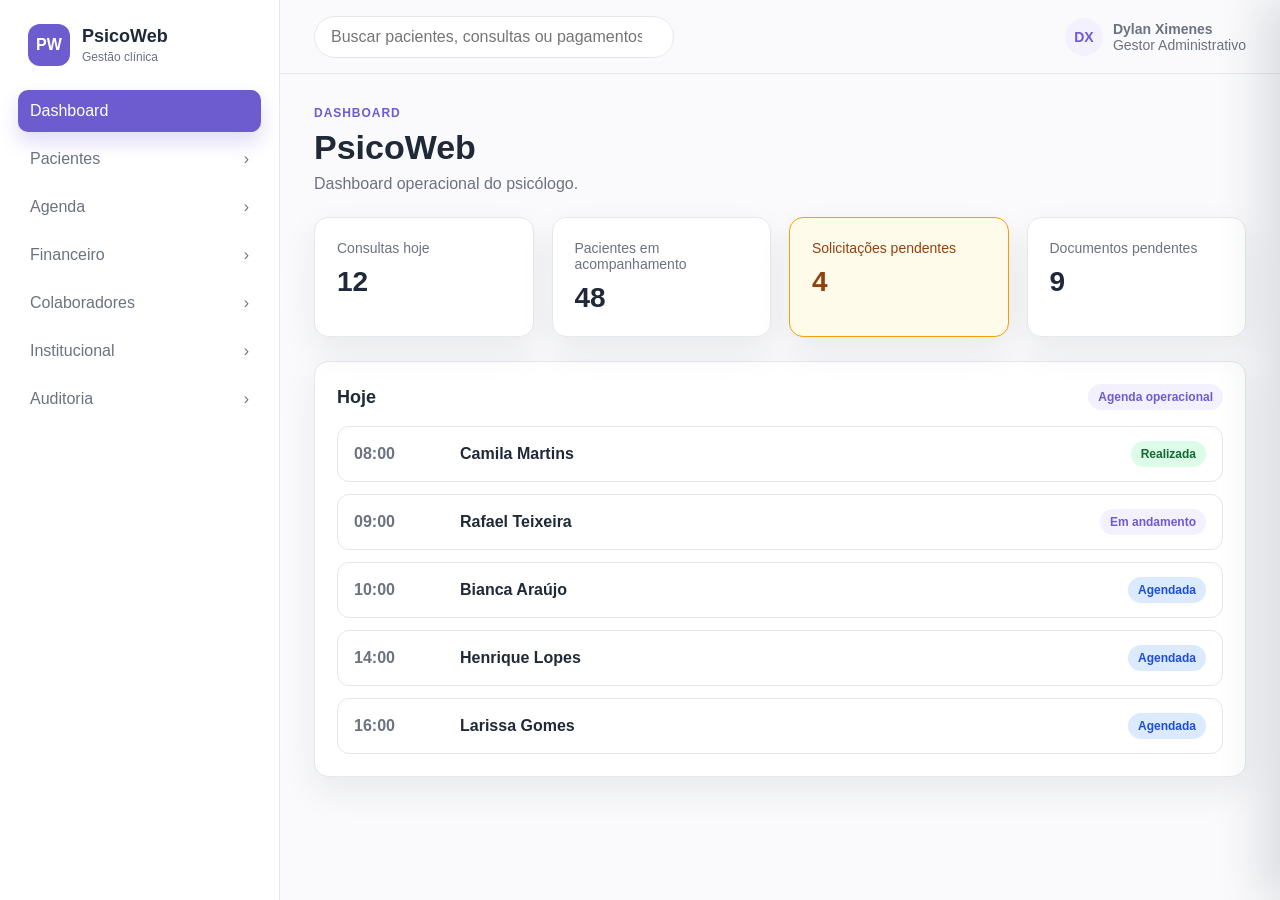
<file: Docs/7.telas/index.html>
<!doctype html>
<html lang="pt-BR">
  <head>
    <meta charset="utf-8">
    <meta name="viewport" content="width=device-width, initial-scale=1">
    <title>PsicoWeb | Dashboard</title>
    <link rel="stylesheet" href="assets/style.css">
  </head>
  <body>
    <div class="app-shell" data-app-shell>
      <main class="main">
        <section class="content">
          <div class="page-header">
            <div>
              <p class="eyebrow">Dashboard</p>
              <h1>PsicoWeb</h1>
              <p class="subtitle">Dashboard operacional do psicólogo.</p>
            </div>
          </div>

          <div class="grid metric-grid">
            <article class="card metric-card"><span>Consultas hoje</span><strong>12</strong></article>
            <article class="card metric-card"><span>Pacientes em acompanhamento</span><strong>48</strong></article>
            <article class="card metric-card request-metric" data-requests-toggle>
              <span>Solicitações pendentes</span>
              <strong>4</strong>
              <div class="requests-dropdown" data-requests-dropdown>
                <div class="request-item">
                  <strong>Camila Martins</strong>
                  <span>Solicitação: Reagendamento</span>
                  <span>Horário solicitado: 14/05 09:00</span>
                  <div class="button-row"><button class="btn small primary" type="button">Aprovar</button><button class="btn small" type="button">Negar</button></div>
                </div>
                <div class="request-item">
                  <strong>Rafael Teixeira</strong>
                  <span>Solicitação: Reagendamento</span>
                  <span>Horário solicitado: 14/05 11:00</span>
                  <div class="button-row"><button class="btn small primary" type="button">Aprovar</button><button class="btn small" type="button">Negar</button></div>
                </div>
                <div class="request-item">
                  <strong>Bianca Araújo</strong>
                  <span>Solicitação: Reagendamento</span>
                  <span>Horário solicitado: 15/05 10:00</span>
                  <div class="button-row"><button class="btn small primary" type="button">Aprovar</button><button class="btn small" type="button">Negar</button></div>
                </div>
                <div class="request-item">
                  <strong>Henrique Lopes</strong>
                  <span>Solicitação: Reagendamento</span>
                  <span>Horário solicitado: 15/05 16:00</span>
                  <div class="button-row"><button class="btn small primary" type="button">Aprovar</button><button class="btn small" type="button">Negar</button></div>
                </div>
              </div>
            </article>
            <article class="card metric-card"><span>Documentos pendentes</span><strong>9</strong></article>
          </div>

          <section class="card panel">
            <div class="panel-header">
              <h2>Hoje</h2>
              <span class="badge purple">Agenda operacional</span>
            </div>
            <div class="timeline">
              <div class="timeline-item completed"><time>08:00</time><strong>Camila Martins</strong><span>Realizada</span></div>
              <div class="timeline-item current"><time>09:00</time><strong>Rafael Teixeira</strong><span>Em andamento</span></div>
              <div class="timeline-item upcoming"><time>10:00</time><strong>Bianca Araújo</strong><span>Agendada</span></div>
              <div class="timeline-item upcoming"><time>14:00</time><strong>Henrique Lopes</strong><span>Agendada</span></div>
              <div class="timeline-item upcoming"><time>16:00</time><strong>Larissa Gomes</strong><span>Agendada</span></div>
            </div>
          </section>
        </section>
      </main>
    </div>
    <script src="assets/app.js"></script>
  </body>
</html>
</file>
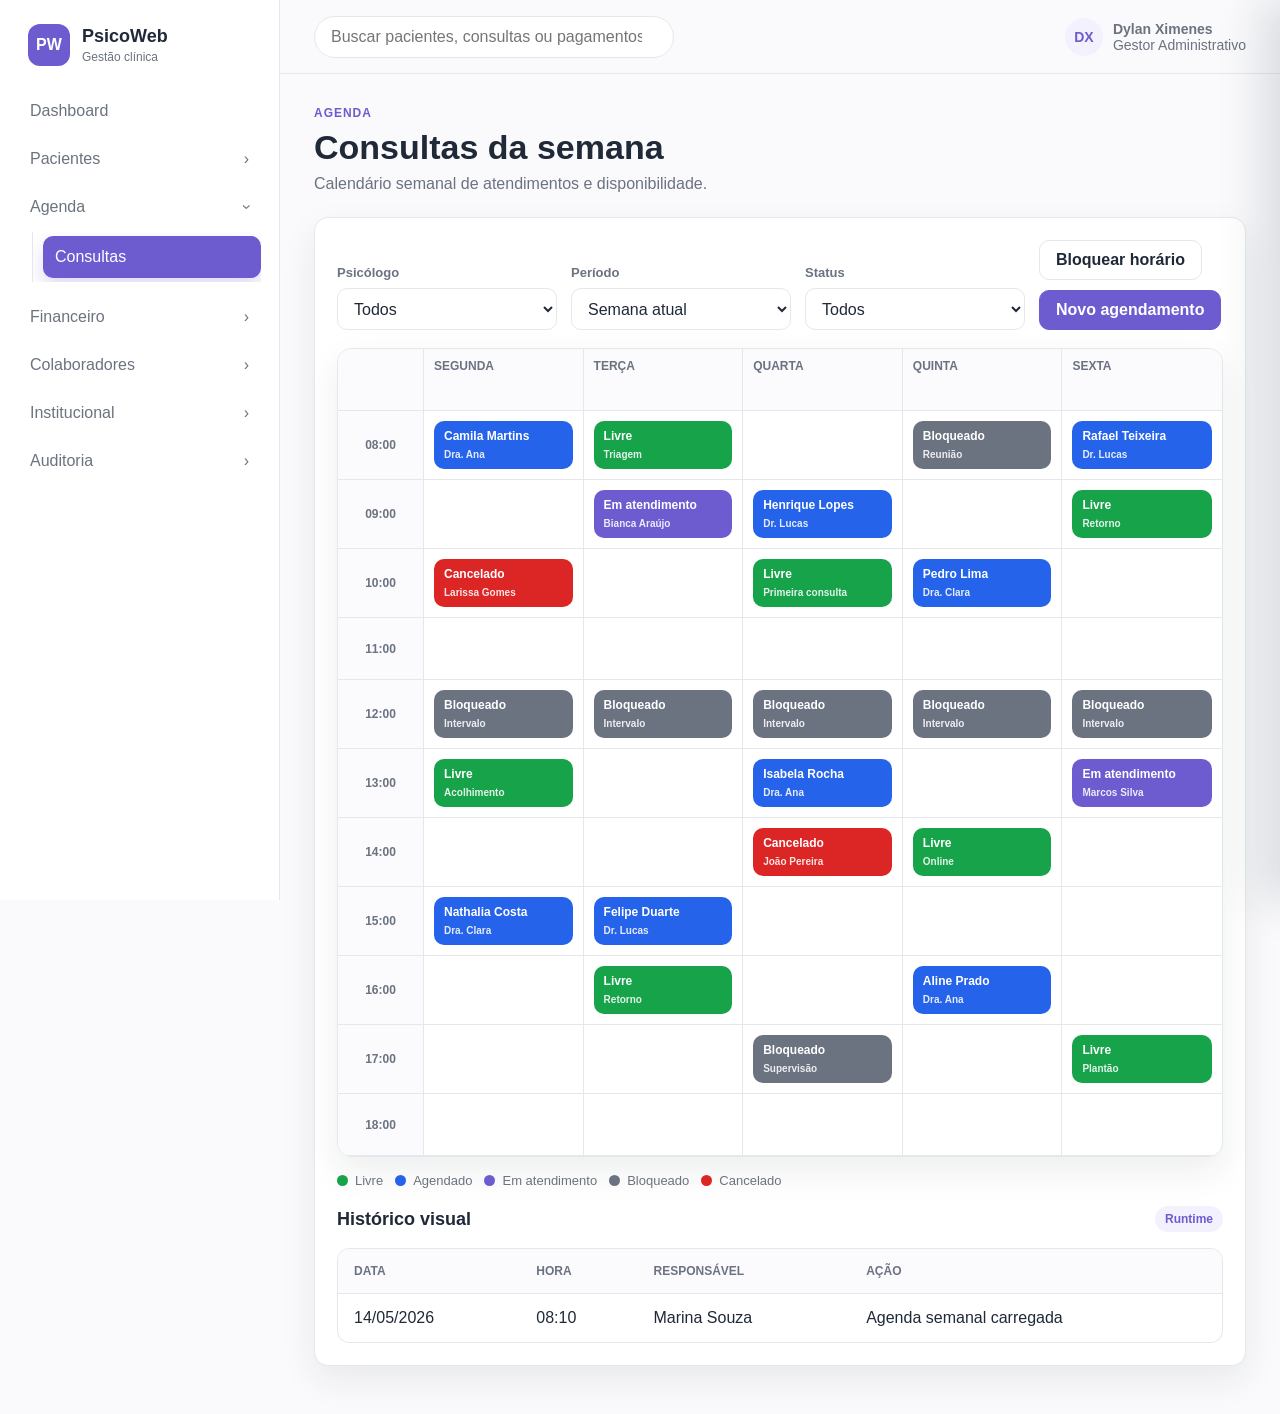
<file: Docs/7.telas/agenda.html>
<!doctype html>
<html lang="pt-BR">
  <head>
    <meta charset="utf-8">
    <meta name="viewport" content="width=device-width, initial-scale=1">
    <title>PsicoWeb | Agenda</title>
    <link rel="stylesheet" href="assets/style.css">
  </head>
  <body>
    <div class="app-shell" data-app-shell>
      <main class="main">
        <section class="content">
          <div class="page-header">
            <div>
              <p class="eyebrow">Agenda</p>
              <h1>Consultas da semana</h1>
              <p class="subtitle">Calendário semanal de atendimentos e disponibilidade.</p>
            </div>
          </div>

          <section class="card panel">
            <div class="agenda-toolbar">
              <div class="field">
                <label for="agenda-psicologo">Psicólogo</label>
                <select id="agenda-psicologo"><option>Todos</option><option>Dr. Lucas Nery</option><option>Dra. Ana Ribeiro</option></select>
              </div>
              <div class="field">
                <label for="agenda-periodo">Período</label>
                <select id="agenda-periodo"><option>Semana atual</option><option>Próxima semana</option></select>
              </div>
              <div class="field">
                <label for="agenda-status">Status</label>
                <select id="agenda-status"><option>Todos</option><option>Livre</option><option>Agendado</option><option>Em atendimento</option><option>Bloqueado</option><option>Cancelado</option></select>
              </div>
              <div class="button-row">
                <button class="btn" type="button" data-block-mode>Bloquear horário</button>
                <button class="btn primary" type="button" data-open-appointment>Novo agendamento</button>
              </div>
            </div>

            <div class="calendar">
              <div class="calendar-cell calendar-head"></div>
              <div class="calendar-cell calendar-head">Segunda</div>
              <div class="calendar-cell calendar-head">Terça</div>
              <div class="calendar-cell calendar-head">Quarta</div>
              <div class="calendar-cell calendar-head">Quinta</div>
              <div class="calendar-cell calendar-head">Sexta</div>
              <div class="calendar-cell calendar-time">08:00</div>
              <div class="calendar-cell"><div class="slot booked">Camila Martins<small>Dra. Ana</small></div></div>
              <div class="calendar-cell"><div class="slot free">Livre<small>Triagem</small></div></div>
              <div class="calendar-cell"></div>
              <div class="calendar-cell"><div class="slot blocked">Bloqueado<small>Reunião</small></div></div>
              <div class="calendar-cell"><div class="slot booked">Rafael Teixeira<small>Dr. Lucas</small></div></div>
              <div class="calendar-cell calendar-time">09:00</div>
              <div class="calendar-cell"></div>
              <div class="calendar-cell"><div class="slot active">Em atendimento<small>Bianca Araújo</small></div></div>
              <div class="calendar-cell"><div class="slot booked">Henrique Lopes<small>Dr. Lucas</small></div></div>
              <div class="calendar-cell"></div>
              <div class="calendar-cell"><div class="slot free">Livre<small>Retorno</small></div></div>
              <div class="calendar-cell calendar-time">10:00</div>
              <div class="calendar-cell"><div class="slot cancelled">Cancelado<small>Larissa Gomes</small></div></div>
              <div class="calendar-cell"></div>
              <div class="calendar-cell"><div class="slot free">Livre<small>Primeira consulta</small></div></div>
              <div class="calendar-cell"><div class="slot booked">Pedro Lima<small>Dra. Clara</small></div></div>
              <div class="calendar-cell"></div>
              <div class="calendar-cell calendar-time">11:00</div>
              <div class="calendar-cell"></div><div class="calendar-cell"></div><div class="calendar-cell"></div><div class="calendar-cell"></div><div class="calendar-cell"></div>
              <div class="calendar-cell calendar-time">12:00</div>
              <div class="calendar-cell"><div class="slot blocked">Bloqueado<small>Intervalo</small></div></div>
              <div class="calendar-cell"><div class="slot blocked">Bloqueado<small>Intervalo</small></div></div>
              <div class="calendar-cell"><div class="slot blocked">Bloqueado<small>Intervalo</small></div></div>
              <div class="calendar-cell"><div class="slot blocked">Bloqueado<small>Intervalo</small></div></div>
              <div class="calendar-cell"><div class="slot blocked">Bloqueado<small>Intervalo</small></div></div>
              <div class="calendar-cell calendar-time">13:00</div>
              <div class="calendar-cell"><div class="slot free">Livre<small>Acolhimento</small></div></div>
              <div class="calendar-cell"></div>
              <div class="calendar-cell"><div class="slot booked">Isabela Rocha<small>Dra. Ana</small></div></div>
              <div class="calendar-cell"></div>
              <div class="calendar-cell"><div class="slot active">Em atendimento<small>Marcos Silva</small></div></div>
              <div class="calendar-cell calendar-time">14:00</div>
              <div class="calendar-cell"></div><div class="calendar-cell"></div>
              <div class="calendar-cell"><div class="slot cancelled">Cancelado<small>João Pereira</small></div></div>
              <div class="calendar-cell"><div class="slot free">Livre<small>Online</small></div></div>
              <div class="calendar-cell"></div>
              <div class="calendar-cell calendar-time">15:00</div>
              <div class="calendar-cell"><div class="slot booked">Nathalia Costa<small>Dra. Clara</small></div></div>
              <div class="calendar-cell"><div class="slot booked">Felipe Duarte<small>Dr. Lucas</small></div></div>
              <div class="calendar-cell"></div><div class="calendar-cell"></div><div class="calendar-cell"></div>
              <div class="calendar-cell calendar-time">16:00</div>
              <div class="calendar-cell"></div><div class="calendar-cell"><div class="slot free">Livre<small>Retorno</small></div></div><div class="calendar-cell"></div><div class="calendar-cell"><div class="slot booked">Aline Prado<small>Dra. Ana</small></div></div><div class="calendar-cell"></div>
              <div class="calendar-cell calendar-time">17:00</div>
              <div class="calendar-cell"></div><div class="calendar-cell"></div><div class="calendar-cell"><div class="slot blocked">Bloqueado<small>Supervisão</small></div></div><div class="calendar-cell"></div><div class="calendar-cell"><div class="slot free">Livre<small>Plantão</small></div></div>
              <div class="calendar-cell calendar-time">18:00</div>
              <div class="calendar-cell"></div><div class="calendar-cell"></div><div class="calendar-cell"></div><div class="calendar-cell"></div><div class="calendar-cell"></div>
            </div>
            <div class="legend">
              <span><i class="c-free"></i>Livre</span>
              <span><i class="c-booked"></i>Agendado</span>
              <span><i class="c-active"></i>Em atendimento</span>
              <span><i class="c-blocked"></i>Bloqueado</span>
              <span><i class="c-cancelled"></i>Cancelado</span>
            </div>
            <div class="agenda-history">
              <div class="panel-header">
                <h2>Histórico visual</h2>
                <span class="badge purple">Runtime</span>
              </div>
              <div class="table-wrap">
                <table>
                  <thead><tr><th>Data</th><th>Hora</th><th>Responsável</th><th>Ação</th></tr></thead>
                  <tbody data-agenda-history>
                    <tr><td>14/05/2026</td><td>08:10</td><td>Marina Souza</td><td>Agenda semanal carregada</td></tr>
                  </tbody>
                </table>
              </div>
            </div>
          </section>
        </section>
      </main>
    </div>
    <script src="assets/app.js"></script>
  </body>
</html>
</file>
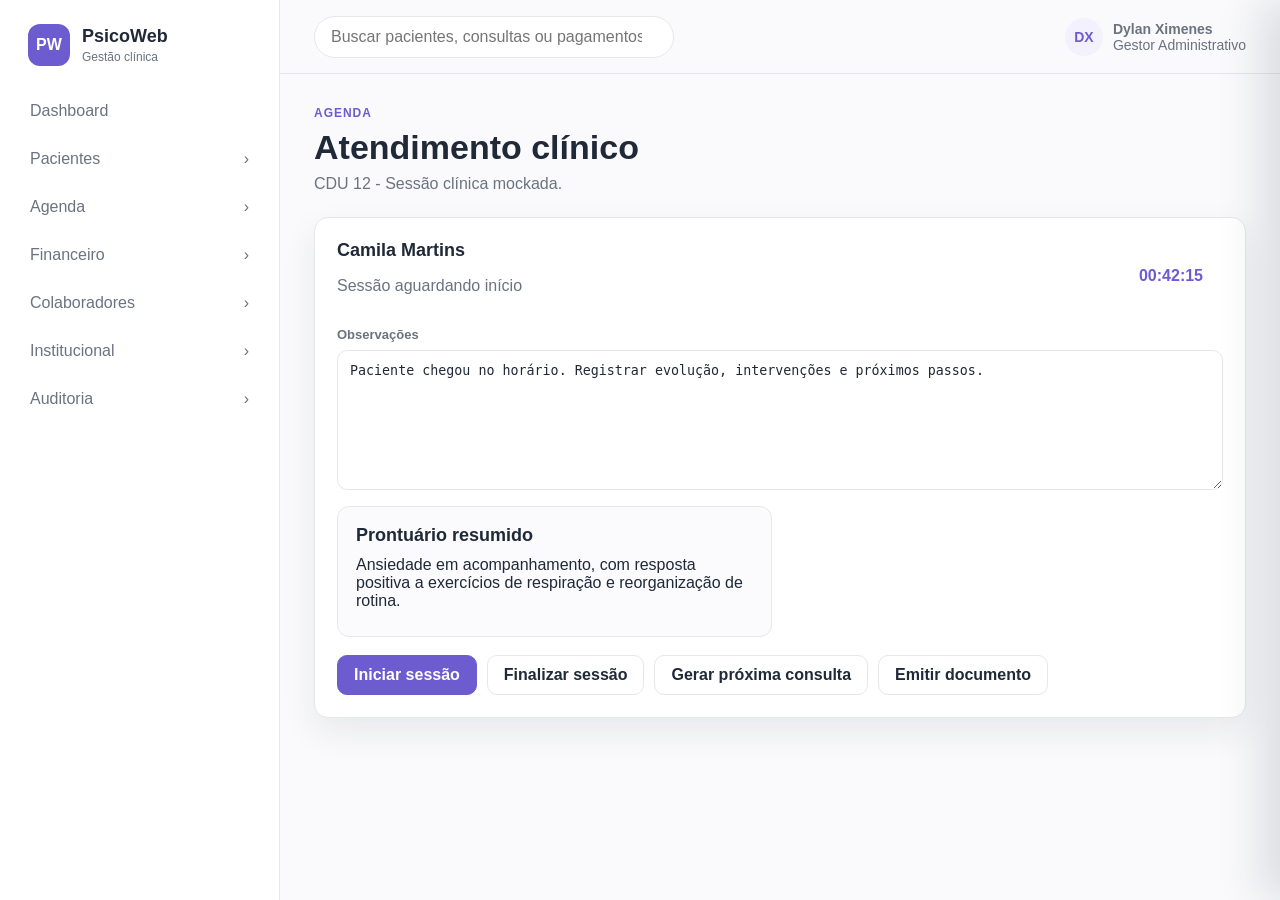
<file: Docs/7.telas/atendimento.html>
<!doctype html>
<html lang="pt-BR">
  <head>
    <meta charset="utf-8">
    <meta name="viewport" content="width=device-width, initial-scale=1">
    <title>PsicoWeb | Atendimento</title>
    <link rel="stylesheet" href="assets/style.css">
  </head>
  <body>
    <div class="app-shell" data-app-shell>
      <main class="main">
        <section class="content">
          <div class="page-header">
            <div>
              <p class="eyebrow">Agenda</p>
              <h1>Atendimento clínico</h1>
              <p class="subtitle">CDU 12 - Sessão clínica mockada.</p>
            </div>
          </div>

          <section class="card panel attendance-card" data-session-card>
            <div class="panel-header">
              <div>
                <h2>Camila Martins</h2>
                <p class="muted" data-session-status>Sessão aguardando início</p>
              </div>
              <span class="timer">00:42:15</span>
            </div>

            <div class="form-grid">
              <div class="field full">
                <label>Observações</label>
                <textarea>Paciente chegou no horário. Registrar evolução, intervenções e próximos passos.</textarea>
              </div>
              <div class="note-block">
                <h2>Prontuário resumido</h2>
                <p>Ansiedade em acompanhamento, com resposta positiva a exercícios de respiração e reorganização de rotina.</p>
              </div>
            </div>

            <div class="button-row modal-actions">
              <button class="btn primary" type="button" data-session-start>Iniciar sessão</button>
              <button class="btn" type="button" data-session-finish>Finalizar sessão</button>
              <button class="btn" type="button" data-next-session>Gerar próxima consulta</button>
              <button class="btn" type="button" data-attendance-document>Emitir documento</button>
            </div>
          </section>
        </section>
      </main>
    </div>
    <script src="assets/app.js"></script>
  </body>
</html>
</file>
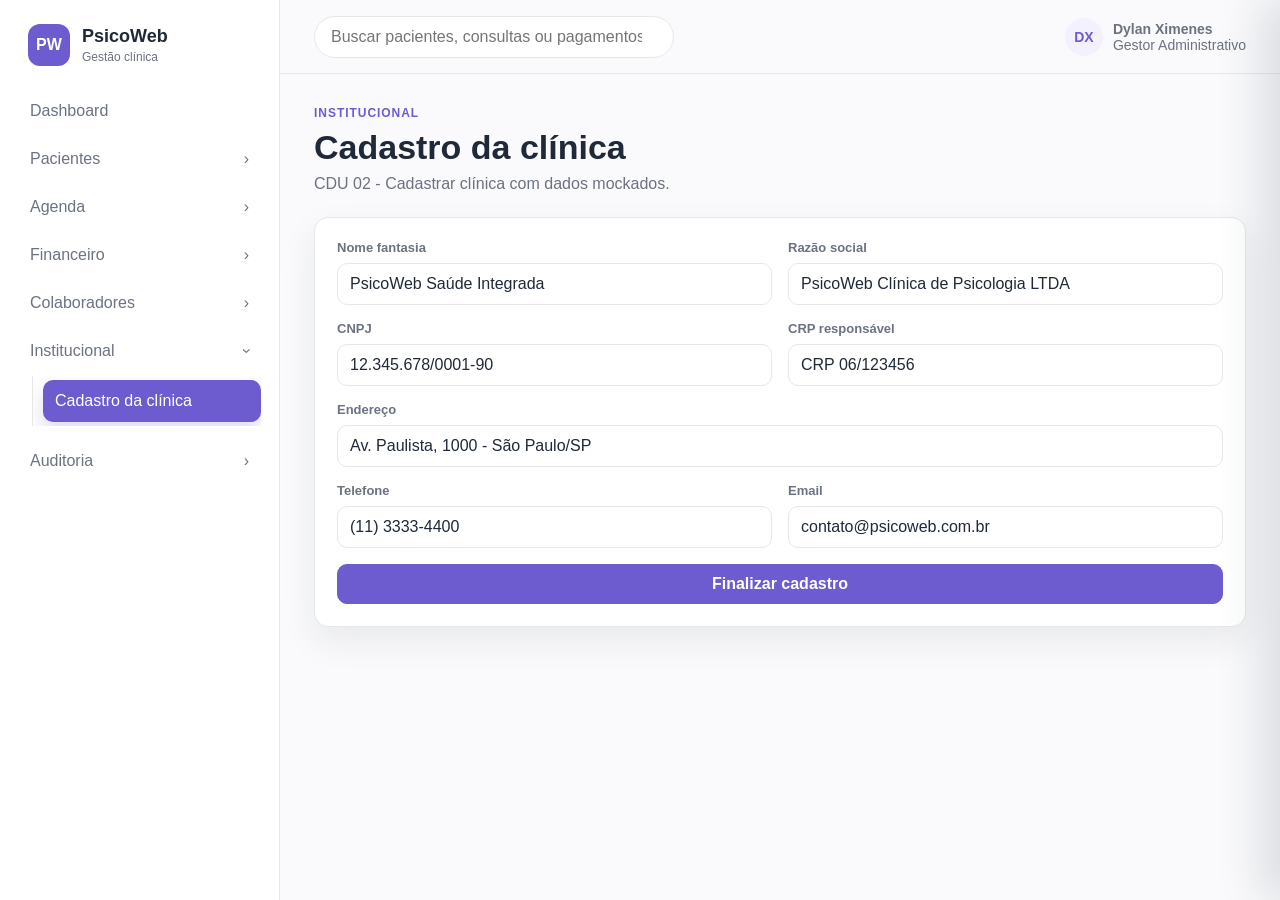
<file: Docs/7.telas/clinica.html>
<!doctype html>
<html lang="pt-BR">
  <head>
    <meta charset="utf-8">
    <meta name="viewport" content="width=device-width, initial-scale=1">
    <title>PsicoWeb | Cadastro da clínica</title>
    <link rel="stylesheet" href="assets/style.css">
  </head>
  <body>
    <div class="app-shell" data-app-shell>
      <main class="main">
        <section class="content">
          <div class="page-header">
            <div>
              <p class="eyebrow">Institucional</p>
              <h1>Cadastro da clínica</h1>
              <p class="subtitle">CDU 02 - Cadastrar clínica com dados mockados.</p>
            </div>
          </div>

          <section class="card panel">
            <form class="form-grid">
              <div class="field"><label>Nome fantasia</label><input type="text" value="PsicoWeb Saúde Integrada"></div>
              <div class="field"><label>Razão social</label><input type="text" value="PsicoWeb Clínica de Psicologia LTDA"></div>
              <div class="field"><label>CNPJ</label><input type="text" value="12.345.678/0001-90"></div>
              <div class="field"><label>CRP responsável</label><input type="text" value="CRP 06/123456"></div>
              <div class="field full"><label>Endereço</label><input type="text" value="Av. Paulista, 1000 - São Paulo/SP"></div>
              <div class="field"><label>Telefone</label><input type="text" value="(11) 3333-4400"></div>
              <div class="field"><label>Email</label><input type="email" value="contato@psicoweb.com.br"></div>
              <div class="field full"><button class="btn primary" type="button" data-clinic-save>Finalizar cadastro</button></div>
            </form>
          </section>
        </section>
      </main>
    </div>
    <script src="assets/app.js"></script>
  </body>
</html>
</file>
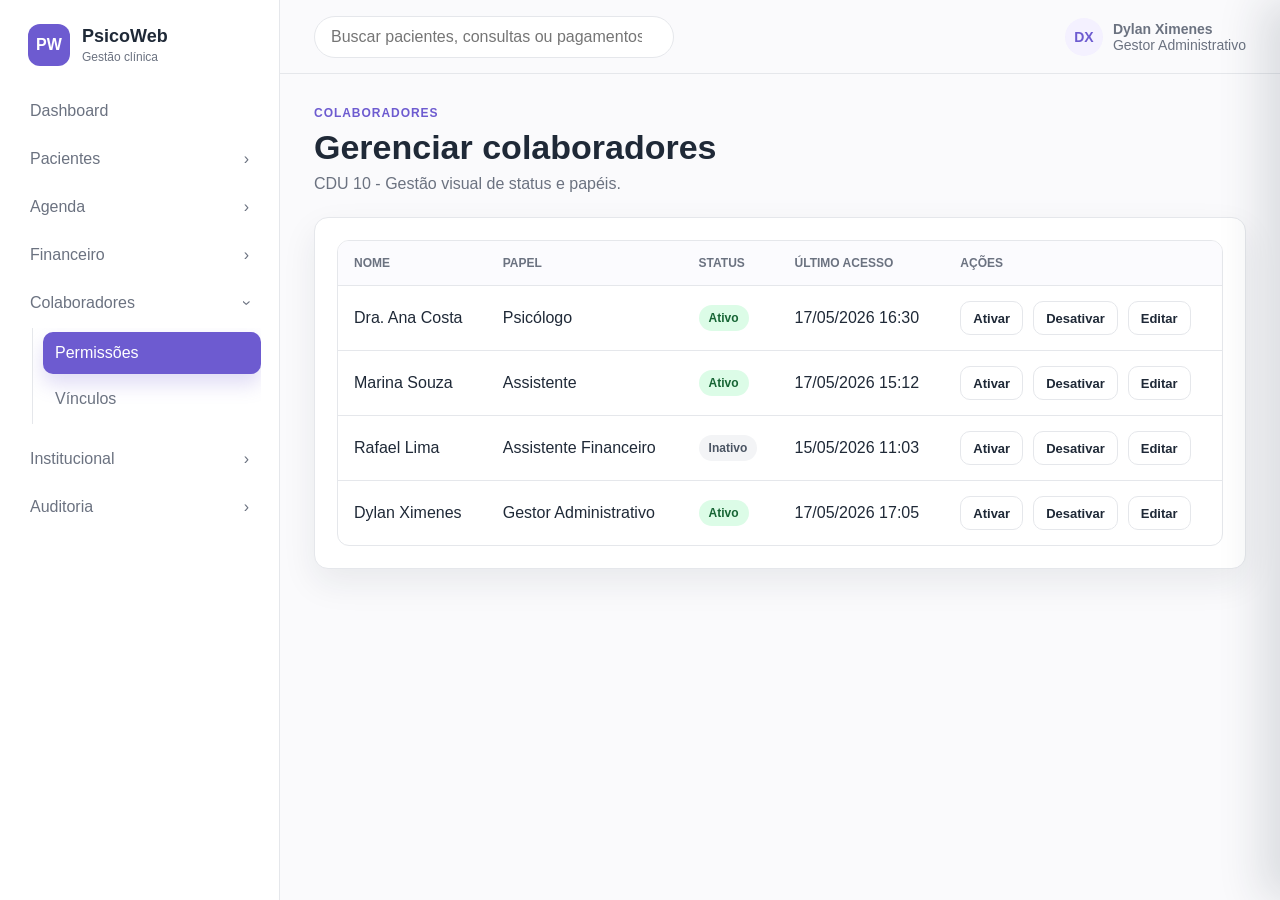
<file: Docs/7.telas/colaboradores.html>
<!doctype html>
<html lang="pt-BR">
  <head>
    <meta charset="utf-8">
    <meta name="viewport" content="width=device-width, initial-scale=1">
    <title>PsicoWeb | Colaboradores</title>
    <link rel="stylesheet" href="assets/style.css">
  </head>
  <body>
    <div class="app-shell" data-app-shell>
      <main class="main">
        <section class="content">
          <div class="page-header">
            <div>
              <p class="eyebrow">Colaboradores</p>
              <h1>Gerenciar colaboradores</h1>
              <p class="subtitle">CDU 10 - Gestão visual de status e papéis.</p>
            </div>
          </div>

          <section class="card panel">
            <div class="table-wrap">
              <table>
                <thead><tr><th>Nome</th><th>Papel</th><th>Status</th><th>Último acesso</th><th>Ações</th></tr></thead>
                <tbody>
                  <tr><td>Dra. Ana Costa</td><td>Psicólogo</td><td><span class="badge success" data-collab-status>Ativo</span></td><td>17/05/2026 16:30</td><td><div class="button-row"><button class="btn small" type="button" data-collab-action="Ativar">Ativar</button><button class="btn small" type="button" data-collab-action="Desativar">Desativar</button><button class="btn small" type="button" data-collab-action="Editar">Editar</button></div></td></tr>
                  <tr><td>Marina Souza</td><td>Assistente</td><td><span class="badge success" data-collab-status>Ativo</span></td><td>17/05/2026 15:12</td><td><div class="button-row"><button class="btn small" type="button" data-collab-action="Ativar">Ativar</button><button class="btn small" type="button" data-collab-action="Desativar">Desativar</button><button class="btn small" type="button" data-collab-action="Editar">Editar</button></div></td></tr>
                  <tr><td>Rafael Lima</td><td>Assistente Financeiro</td><td><span class="badge neutral" data-collab-status>Inativo</span></td><td>15/05/2026 11:03</td><td><div class="button-row"><button class="btn small" type="button" data-collab-action="Ativar">Ativar</button><button class="btn small" type="button" data-collab-action="Desativar">Desativar</button><button class="btn small" type="button" data-collab-action="Editar">Editar</button></div></td></tr>
                  <tr><td>Dylan Ximenes</td><td>Gestor Administrativo</td><td><span class="badge success" data-collab-status>Ativo</span></td><td>17/05/2026 17:05</td><td><div class="button-row"><button class="btn small" type="button" data-collab-action="Ativar">Ativar</button><button class="btn small" type="button" data-collab-action="Desativar">Desativar</button><button class="btn small" type="button" data-collab-action="Editar">Editar</button></div></td></tr>
                </tbody>
              </table>
            </div>
          </section>
        </section>
      </main>
    </div>
    <script src="assets/app.js"></script>
  </body>
</html>
</file>
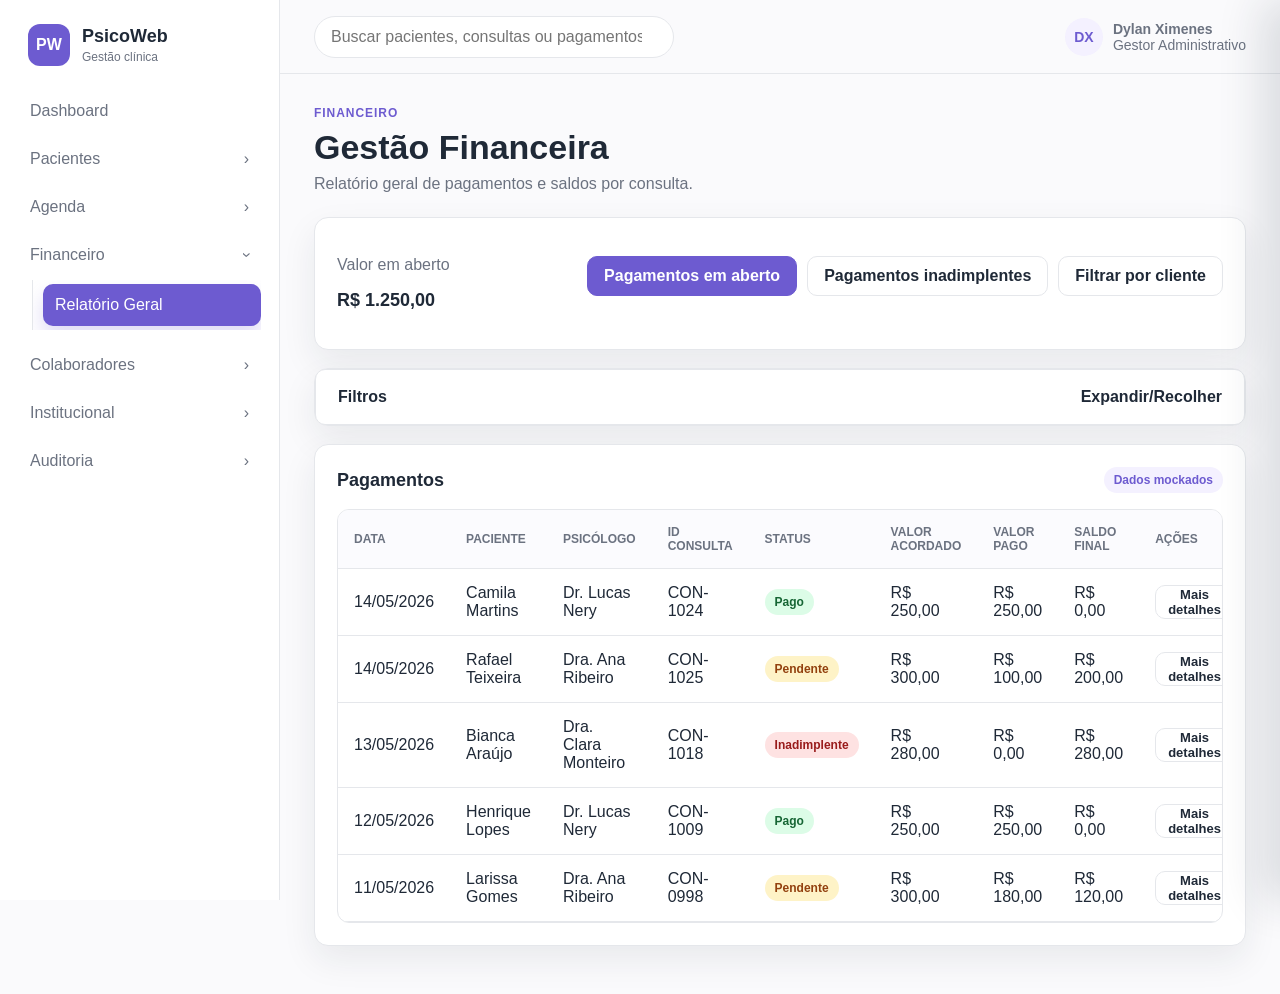
<file: Docs/7.telas/financeiro.html>
<!doctype html>
<html lang="pt-BR">
  <head>
    <meta charset="utf-8">
    <meta name="viewport" content="width=device-width, initial-scale=1">
    <title>PsicoWeb | Financeiro</title>
    <link rel="stylesheet" href="assets/style.css">
  </head>
  <body>
    <div class="app-shell" data-app-shell>
      <main class="main">
        <section class="content">
          <div class="page-header">
            <div>
              <p class="eyebrow">Financeiro</p>
              <h1>Gestão Financeira</h1>
              <p class="subtitle">Relatório geral de pagamentos e saldos por consulta.</p>
            </div>
          </div>

          <section class="card panel">
            <div class="panel-header">
              <div>
                <p class="muted">Valor em aberto</p>
                <h2>R$ 1.250,00</h2>
              </div>
              <div class="button-row">
                <button class="btn primary" type="button">Pagamentos em aberto</button>
                <button class="btn" type="button">Pagamentos inadimplentes</button>
                <button class="btn" type="button">Filtrar por cliente</button>
              </div>
            </div>
          </section>

          <section class="card filters-card">
            <button class="btn filter-toggle" type="button" data-filter-toggle>
              <span>Filtros</span>
              <span>Expandir/Recolher</span>
            </button>
            <div class="filters-body">
              <div class="field">
                <label for="status">Status</label>
                <select id="status">
                  <option>Todos</option>
                  <option>Pago</option>
                  <option>Pendente</option>
                  <option>Inadimplente</option>
                </select>
              </div>
              <div class="field">
                <label for="periodo-inicial">Período inicial</label>
                <input id="periodo-inicial" type="date">
              </div>
              <div class="field">
                <label for="periodo-final">Período final</label>
                <input id="periodo-final" type="date">
              </div>
              <div class="field">
                <label for="psicologo">Psicólogo</label>
                <select id="psicologo">
                  <option>Todos</option>
                  <option>Dr. Lucas Nery</option>
                  <option>Dra. Ana Ribeiro</option>
                  <option>Dra. Clara Monteiro</option>
                </select>
              </div>
              <div class="field">
                <label for="cliente">Cliente</label>
                <input id="cliente" type="text" placeholder="Nome do paciente">
              </div>
            </div>
          </section>

          <section class="card panel">
            <div class="panel-header">
              <h2>Pagamentos</h2>
              <span class="badge purple">Dados mockados</span>
            </div>
            <div class="table-wrap">
              <table>
                <thead>
                  <tr>
                    <th>Data</th>
                    <th>Paciente</th>
                    <th>Psicólogo</th>
                    <th>ID Consulta</th>
                    <th>Status</th>
                    <th>Valor acordado</th>
                    <th>Valor pago</th>
                    <th>Saldo final</th>
                    <th>Ações</th>
                  </tr>
                </thead>
                <tbody>
                  <tr>
                    <td>14/05/2026</td>
                    <td>Camila Martins</td>
                    <td>Dr. Lucas Nery</td>
                    <td>CON-1024</td>
                    <td><span class="badge success">Pago</span></td>
                    <td>R$ 250,00</td>
                    <td>R$ 250,00</td>
                    <td>R$ 0,00</td>
                    <td><button class="btn small" type="button" data-expand-row="f1">Mais detalhes</button></td>
                  </tr>
                  <tr class="details-row" data-details-row="f1">
                    <td colspan="9"><div class="details-grid"><div><span>Horário</span><strong>08:00</strong></div><div><span>Método de pagamento</span><strong>Pix</strong></div><div><span>Observações</span><strong>Pagamento confirmado no ato.</strong></div></div></td>
                  </tr>
                  <tr>
                    <td>14/05/2026</td>
                    <td>Rafael Teixeira</td>
                    <td>Dra. Ana Ribeiro</td>
                    <td>CON-1025</td>
                    <td><span class="badge warning">Pendente</span></td>
                    <td>R$ 300,00</td>
                    <td>R$ 100,00</td>
                    <td>R$ 200,00</td>
                    <td><button class="btn small" type="button" data-expand-row="f2">Mais detalhes</button></td>
                  </tr>
                  <tr class="details-row" data-details-row="f2">
                    <td colspan="9"><div class="details-grid"><div><span>Horário</span><strong>09:00</strong></div><div><span>Método de pagamento</span><strong>Cartão de crédito</strong></div><div><span>Observações</span><strong>Paciente combinou saldo para próxima sessão.</strong></div></div></td>
                  </tr>
                  <tr>
                    <td>13/05/2026</td>
                    <td>Bianca Araújo</td>
                    <td>Dra. Clara Monteiro</td>
                    <td>CON-1018</td>
                    <td><span class="badge danger">Inadimplente</span></td>
                    <td>R$ 280,00</td>
                    <td>R$ 0,00</td>
                    <td>R$ 280,00</td>
                    <td><button class="btn small" type="button" data-expand-row="f3">Mais detalhes</button></td>
                  </tr>
                  <tr class="details-row" data-details-row="f3">
                    <td colspan="9"><div class="details-grid"><div><span>Horário</span><strong>10:00</strong></div><div><span>Método de pagamento</span><strong>Não informado</strong></div><div><span>Observações</span><strong>Cobrança pendente há 7 dias.</strong></div></div></td>
                  </tr>
                  <tr>
                    <td>12/05/2026</td>
                    <td>Henrique Lopes</td>
                    <td>Dr. Lucas Nery</td>
                    <td>CON-1009</td>
                    <td><span class="badge success">Pago</span></td>
                    <td>R$ 250,00</td>
                    <td>R$ 250,00</td>
                    <td>R$ 0,00</td>
                    <td><button class="btn small" type="button" data-expand-row="f4">Mais detalhes</button></td>
                  </tr>
                  <tr class="details-row" data-details-row="f4">
                    <td colspan="9"><div class="details-grid"><div><span>Horário</span><strong>15:00</strong></div><div><span>Método de pagamento</span><strong>Dinheiro</strong></div><div><span>Observações</span><strong>Recibo gerado para arquivo interno.</strong></div></div></td>
                  </tr>
                  <tr>
                    <td>11/05/2026</td>
                    <td>Larissa Gomes</td>
                    <td>Dra. Ana Ribeiro</td>
                    <td>CON-0998</td>
                    <td><span class="badge warning">Pendente</span></td>
                    <td>R$ 300,00</td>
                    <td>R$ 180,00</td>
                    <td>R$ 120,00</td>
                    <td><button class="btn small" type="button" data-expand-row="f5">Mais detalhes</button></td>
                  </tr>
                  <tr class="details-row" data-details-row="f5">
                    <td colspan="9"><div class="details-grid"><div><span>Horário</span><strong>16:00</strong></div><div><span>Método de pagamento</span><strong>Transferência</strong></div><div><span>Observações</span><strong>Comprovante parcial anexado ao atendimento.</strong></div></div></td>
                  </tr>
                </tbody>
              </table>
            </div>
          </section>
        </section>
      </main>
    </div>
    <script src="assets/app.js"></script>
  </body>
</html>
</file>
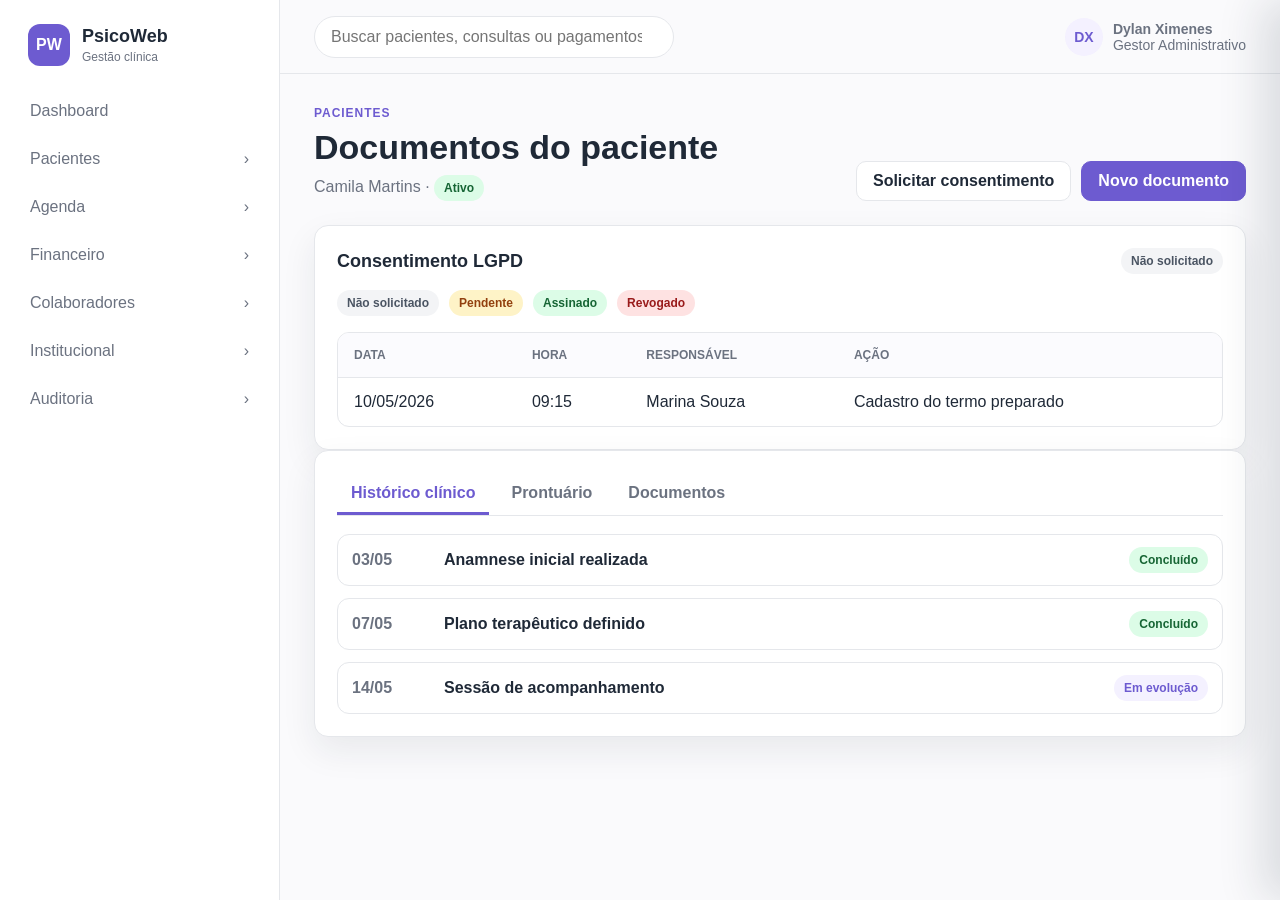
<file: Docs/7.telas/paciente-documentos.html>
<!doctype html>
<html lang="pt-BR">
  <head>
    <meta charset="utf-8">
    <meta name="viewport" content="width=device-width, initial-scale=1">
    <title>PsicoWeb | Documentos do paciente</title>
    <link rel="stylesheet" href="assets/style.css">
  </head>
  <body>
    <div class="app-shell" data-app-shell>
      <main class="main">
        <section class="content">
          <div class="page-header">
            <div>
              <p class="eyebrow">Pacientes</p>
              <h1>Documentos do paciente</h1>
              <p class="subtitle">Camila Martins · <span class="badge success">Ativo</span></p>
            </div>
            <div class="button-row">
              <button class="btn" type="button" data-open-consent>Solicitar consentimento</button>
              <button class="btn primary" type="button" data-open-document-modal>Novo documento</button>
            </div>
          </div>

          <section class="card panel consent-panel">
            <div class="panel-header">
              <h2>Consentimento LGPD</h2>
              <span class="badge neutral" data-consent-status>Não solicitado</span>
            </div>
            <div class="status-row">
              <span class="badge neutral">Não solicitado</span>
              <span class="badge warning">Pendente</span>
              <span class="badge success">Assinado</span>
              <span class="badge danger">Revogado</span>
            </div>
            <div class="table-wrap">
              <table>
                <thead><tr><th>Data</th><th>Hora</th><th>Responsável</th><th>Ação</th></tr></thead>
                <tbody data-consent-history>
                  <tr><td>10/05/2026</td><td>09:15</td><td>Marina Souza</td><td>Cadastro do termo preparado</td></tr>
                </tbody>
              </table>
            </div>
          </section>

          <section class="card panel">
            <div class="tabs">
              <button class="tab active" type="button" data-tab="historico">Histórico clínico</button>
              <button class="tab" type="button" data-tab="prontuario">Prontuário</button>
              <button class="tab" type="button" data-tab="documentos">Documentos</button>
            </div>

            <div class="tab-panel active" data-tab-panel="historico">
              <div class="timeline compact">
                <div class="timeline-item completed"><time>03/05</time><strong>Anamnese inicial realizada</strong><span>Concluído</span></div>
                <div class="timeline-item completed"><time>07/05</time><strong>Plano terapêutico definido</strong><span>Concluído</span></div>
                <div class="timeline-item current"><time>14/05</time><strong>Sessão de acompanhamento</strong><span>Em evolução</span></div>
              </div>
            </div>

            <div class="tab-panel" data-tab-panel="prontuario">
              <div class="note-block">
                <h2>Prontuário resumido</h2>
                <p>Paciente relata melhora gradual no manejo de ansiedade, com registro de exercícios de respiração e acompanhamento semanal.</p>
                <p class="muted">Última anotação: 14/05/2026 por Dra. Ana Ribeiro.</p>
              </div>
            </div>

            <div class="tab-panel" data-tab-panel="documentos">
              <div class="panel-header">
                <h2>Lista de documentos</h2>
                <span class="badge purple">Mock</span>
              </div>
              <div class="table-wrap">
                <table>
                  <thead>
                    <tr>
                      <th>Documento</th>
                      <th>Tipo</th>
                      <th>Data</th>
                      <th>Responsável</th>
                      <th>Ações</th>
                    </tr>
                  </thead>
                  <tbody data-documents-body>
                    <tr><td>Termo de consentimento</td><td>Administrativo</td><td>02/05/2026</td><td>Marina Souza</td><td><div class="button-row"><button class="btn small" type="button" data-simple-action="Documento visualizado">Visualizar</button><button class="btn small" type="button" data-simple-action="Download de documento">Download</button></div></td></tr>
                    <tr><td>Anamnese inicial</td><td>Clínico</td><td>03/05/2026</td><td>Dra. Ana Ribeiro</td><td><div class="button-row"><button class="btn small" type="button" data-simple-action="Documento visualizado">Visualizar</button><button class="btn small" type="button" data-simple-action="Download de documento">Download</button></div></td></tr>
                    <tr><td>Plano terapêutico</td><td>Clínico</td><td>07/05/2026</td><td>Dra. Ana Ribeiro</td><td><div class="button-row"><button class="btn small" type="button" data-simple-action="Documento visualizado">Visualizar</button><button class="btn small" type="button" data-simple-action="Download de documento">Download</button></div></td></tr>
                    <tr><td>Relatório de evolução</td><td>Relatório</td><td>14/05/2026</td><td>Dra. Ana Ribeiro</td><td><div class="button-row"><button class="btn small" type="button" data-simple-action="Documento visualizado">Visualizar</button><button class="btn small" type="button" data-simple-action="Download de documento">Download</button></div></td></tr>
                  </tbody>
                </table>
              </div>
            </div>
          </section>
        </section>
      </main>
    </div>
    <script src="assets/app.js"></script>
  </body>
</html>
</file>
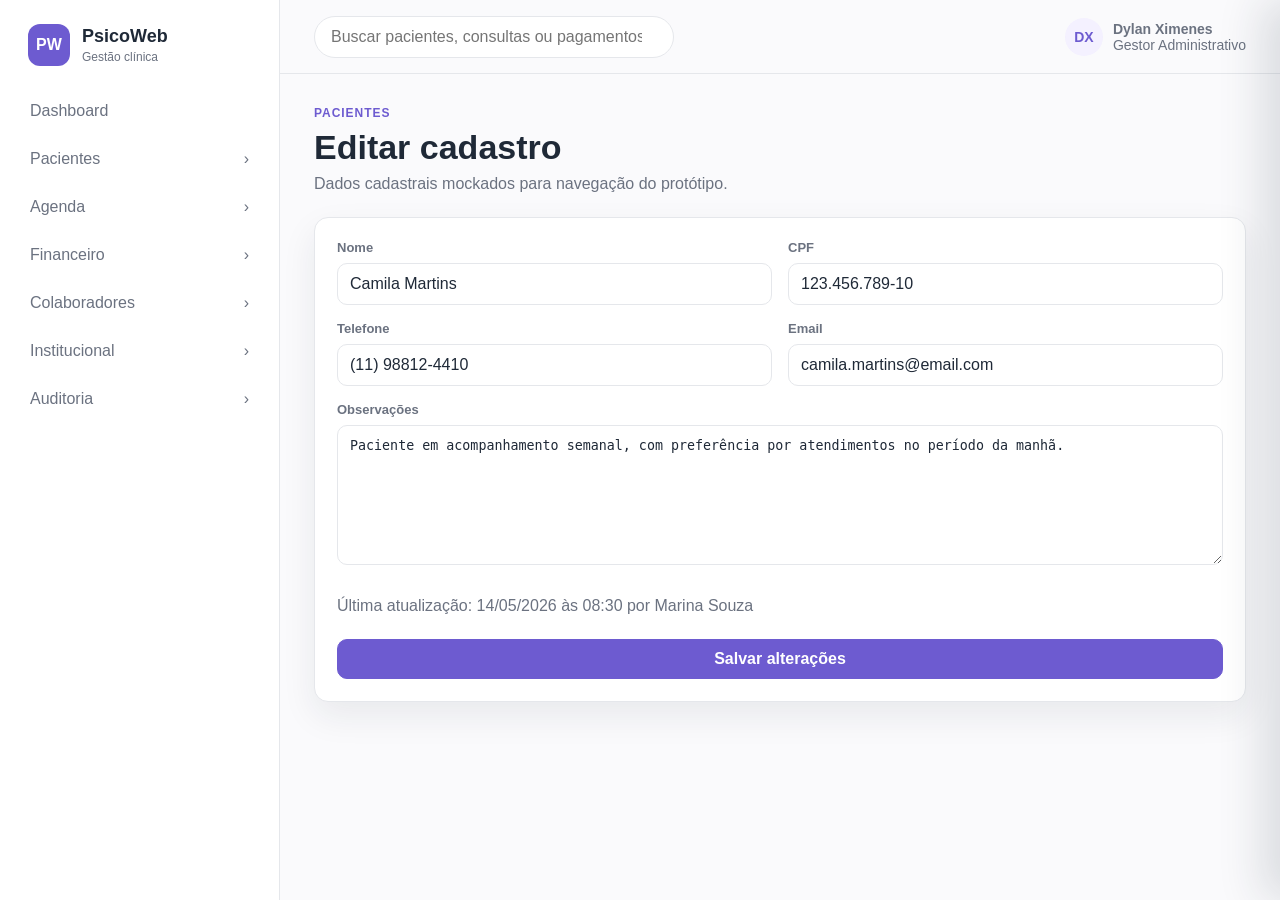
<file: Docs/7.telas/paciente-editar.html>
<!doctype html>
<html lang="pt-BR">
  <head>
    <meta charset="utf-8">
    <meta name="viewport" content="width=device-width, initial-scale=1">
    <title>PsicoWeb | Editar cadastro</title>
    <link rel="stylesheet" href="assets/style.css">
  </head>
  <body>
    <div class="app-shell" data-app-shell>
      <main class="main">
        <section class="content">
          <div class="page-header">
            <div>
              <p class="eyebrow">Pacientes</p>
              <h1>Editar cadastro</h1>
              <p class="subtitle">Dados cadastrais mockados para navegação do protótipo.</p>
            </div>
          </div>

          <section class="card panel">
            <form class="form-grid">
              <div class="field">
                <label for="nome">Nome</label>
                <input id="nome" type="text" value="Camila Martins">
              </div>
              <div class="field">
                <label for="cpf">CPF</label>
                <input id="cpf" type="text" value="123.456.789-10">
              </div>
              <div class="field">
                <label for="telefone">Telefone</label>
                <input id="telefone" type="text" value="(11) 98812-4410">
              </div>
              <div class="field">
                <label for="email">Email</label>
                <input id="email" type="email" value="camila.martins@email.com">
              </div>
              <div class="field full">
                <label for="observacoes">Observações</label>
                <textarea id="observacoes">Paciente em acompanhamento semanal, com preferência por atendimentos no período da manhã.</textarea>
              </div>
              <div class="field full">
                <p class="muted" data-last-update>Última atualização: 14/05/2026 às 08:30 por Marina Souza</p>
                <button class="btn primary" type="button" data-save-patient>Salvar alterações</button>
              </div>
            </form>
          </section>
        </section>
      </main>
    </div>
    <script src="assets/app.js"></script>
  </body>
</html>
</file>
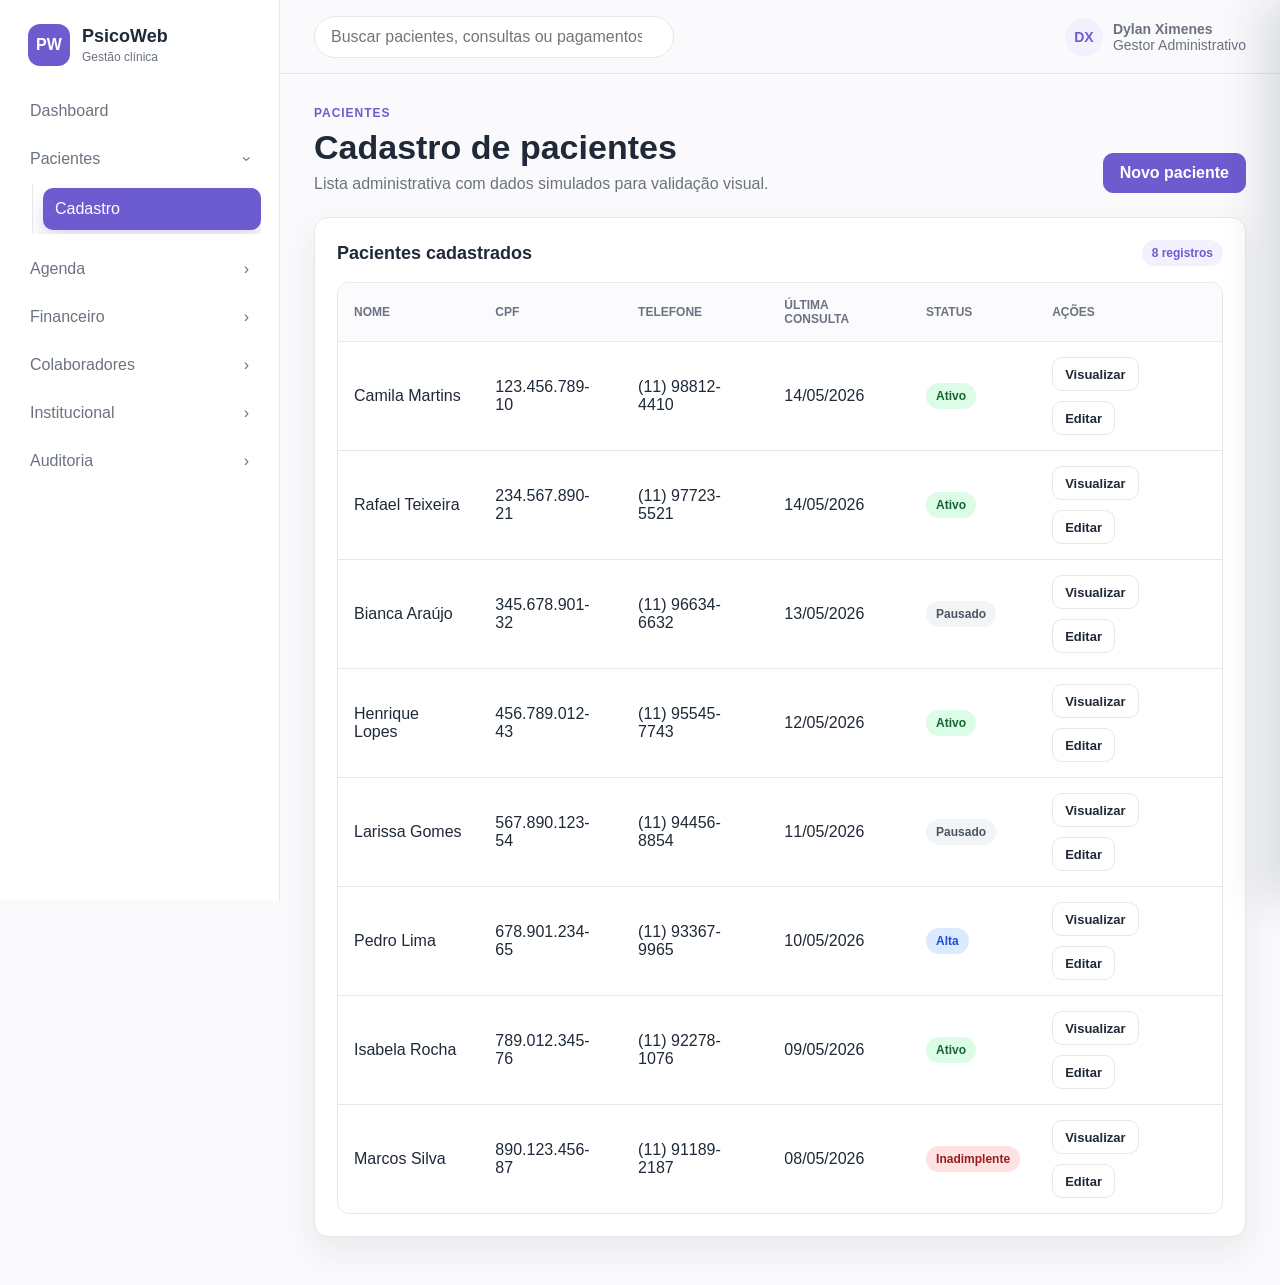
<file: Docs/7.telas/pacientes.html>
<!doctype html>
<html lang="pt-BR">
  <head>
    <meta charset="utf-8">
    <meta name="viewport" content="width=device-width, initial-scale=1">
    <title>PsicoWeb | Pacientes</title>
    <link rel="stylesheet" href="assets/style.css">
  </head>
  <body>
    <div class="app-shell" data-app-shell>
      <main class="main">
        <section class="content">
          <div class="page-header">
            <div>
              <p class="eyebrow">Pacientes</p>
              <h1>Cadastro de pacientes</h1>
              <p class="subtitle">Lista administrativa com dados simulados para validação visual.</p>
            </div>
            <button class="btn primary" type="button">Novo paciente</button>
          </div>

          <section class="card panel">
            <div class="panel-header">
              <h2>Pacientes cadastrados</h2>
              <span class="badge purple">8 registros</span>
            </div>
            <div class="table-wrap">
              <table>
                <thead>
                  <tr>
                    <th>Nome</th>
                    <th>CPF</th>
                    <th>Telefone</th>
                    <th>Última consulta</th>
                    <th>Status</th>
                    <th>Ações</th>
                  </tr>
                </thead>
                <tbody>
                  <tr><td>Camila Martins</td><td>123.456.789-10</td><td>(11) 98812-4410</td><td>14/05/2026</td><td><span class="badge success">Ativo</span></td><td><div class="button-row"><a class="btn small" href="paciente-documentos.html">Visualizar</a><a class="btn small" href="paciente-editar.html">Editar</a></div></td></tr>
                  <tr><td>Rafael Teixeira</td><td>234.567.890-21</td><td>(11) 97723-5521</td><td>14/05/2026</td><td><span class="badge success">Ativo</span></td><td><div class="button-row"><a class="btn small" href="paciente-documentos.html">Visualizar</a><a class="btn small" href="paciente-editar.html">Editar</a></div></td></tr>
                  <tr><td>Bianca Araújo</td><td>345.678.901-32</td><td>(11) 96634-6632</td><td>13/05/2026</td><td><span class="badge neutral">Pausado</span></td><td><div class="button-row"><a class="btn small" href="paciente-documentos.html">Visualizar</a><a class="btn small" href="paciente-editar.html">Editar</a></div></td></tr>
                  <tr><td>Henrique Lopes</td><td>456.789.012-43</td><td>(11) 95545-7743</td><td>12/05/2026</td><td><span class="badge success">Ativo</span></td><td><div class="button-row"><a class="btn small" href="paciente-documentos.html">Visualizar</a><a class="btn small" href="paciente-editar.html">Editar</a></div></td></tr>
                  <tr><td>Larissa Gomes</td><td>567.890.123-54</td><td>(11) 94456-8854</td><td>11/05/2026</td><td><span class="badge neutral">Pausado</span></td><td><div class="button-row"><a class="btn small" href="paciente-documentos.html">Visualizar</a><a class="btn small" href="paciente-editar.html">Editar</a></div></td></tr>
                  <tr><td>Pedro Lima</td><td>678.901.234-65</td><td>(11) 93367-9965</td><td>10/05/2026</td><td><span class="badge info">Alta</span></td><td><div class="button-row"><a class="btn small" href="paciente-documentos.html">Visualizar</a><a class="btn small" href="paciente-editar.html">Editar</a></div></td></tr>
                  <tr><td>Isabela Rocha</td><td>789.012.345-76</td><td>(11) 92278-1076</td><td>09/05/2026</td><td><span class="badge success">Ativo</span></td><td><div class="button-row"><a class="btn small" href="paciente-documentos.html">Visualizar</a><a class="btn small" href="paciente-editar.html">Editar</a></div></td></tr>
                  <tr><td>Marcos Silva</td><td>890.123.456-87</td><td>(11) 91189-2187</td><td>08/05/2026</td><td><span class="badge danger">Inadimplente</span></td><td><div class="button-row"><a class="btn small" href="paciente-documentos.html">Visualizar</a><a class="btn small" href="paciente-editar.html">Editar</a></div></td></tr>
                </tbody>
              </table>
            </div>
          </section>
        </section>
      </main>
    </div>
    <script src="assets/app.js"></script>
  </body>
</html>
</file>
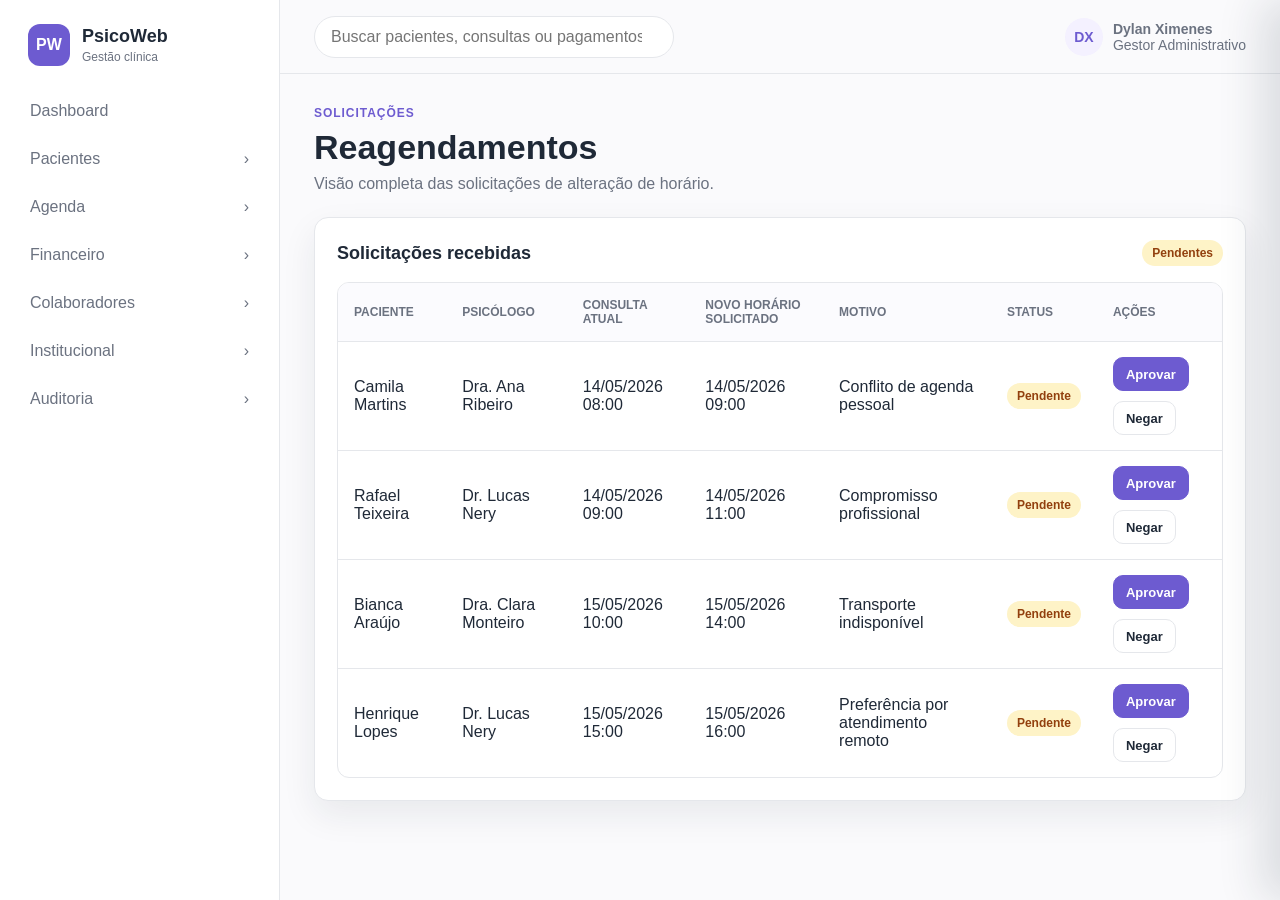
<file: Docs/7.telas/solicitacoes.html>
<!doctype html>
<html lang="pt-BR">
  <head>
    <meta charset="utf-8">
    <meta name="viewport" content="width=device-width, initial-scale=1">
    <title>PsicoWeb | Solicitações</title>
    <link rel="stylesheet" href="assets/style.css">
  </head>
  <body>
    <div class="app-shell" data-app-shell>
      <main class="main">
        <section class="content">
          <div class="page-header">
            <div>
              <p class="eyebrow">Solicitações</p>
              <h1>Reagendamentos</h1>
              <p class="subtitle">Visão completa das solicitações de alteração de horário.</p>
            </div>
          </div>

          <section class="card panel">
            <div class="panel-header">
              <h2>Solicitações recebidas</h2>
              <span class="badge warning">Pendentes</span>
            </div>
            <div class="table-wrap">
              <table>
                <thead>
                  <tr>
                    <th>Paciente</th>
                    <th>Psicólogo</th>
                    <th>Consulta atual</th>
                    <th>Novo horário solicitado</th>
                    <th>Motivo</th>
                    <th>Status</th>
                    <th>Ações</th>
                  </tr>
                </thead>
                <tbody>
                  <tr><td>Camila Martins</td><td>Dra. Ana Ribeiro</td><td>14/05/2026 08:00</td><td>14/05/2026 09:00</td><td>Conflito de agenda pessoal</td><td><span class="badge warning">Pendente</span></td><td><div class="button-row"><button class="btn small primary" type="button" data-simple-action="Reagendamento aprovado">Aprovar</button><button class="btn small" type="button" data-simple-action="Reagendamento negado">Negar</button></div></td></tr>
                  <tr><td>Rafael Teixeira</td><td>Dr. Lucas Nery</td><td>14/05/2026 09:00</td><td>14/05/2026 11:00</td><td>Compromisso profissional</td><td><span class="badge warning">Pendente</span></td><td><div class="button-row"><button class="btn small primary" type="button" data-simple-action="Reagendamento aprovado">Aprovar</button><button class="btn small" type="button" data-simple-action="Reagendamento negado">Negar</button></div></td></tr>
                  <tr><td>Bianca Araújo</td><td>Dra. Clara Monteiro</td><td>15/05/2026 10:00</td><td>15/05/2026 14:00</td><td>Transporte indisponível</td><td><span class="badge warning">Pendente</span></td><td><div class="button-row"><button class="btn small primary" type="button" data-simple-action="Reagendamento aprovado">Aprovar</button><button class="btn small" type="button" data-simple-action="Reagendamento negado">Negar</button></div></td></tr>
                  <tr><td>Henrique Lopes</td><td>Dr. Lucas Nery</td><td>15/05/2026 15:00</td><td>15/05/2026 16:00</td><td>Preferência por atendimento remoto</td><td><span class="badge warning">Pendente</span></td><td><div class="button-row"><button class="btn small primary" type="button" data-simple-action="Reagendamento aprovado">Aprovar</button><button class="btn small" type="button" data-simple-action="Reagendamento negado">Negar</button></div></td></tr>
                </tbody>
              </table>
            </div>
          </section>
        </section>
      </main>
    </div>
    <script src="assets/app.js"></script>
  </body>
</html>
</file>
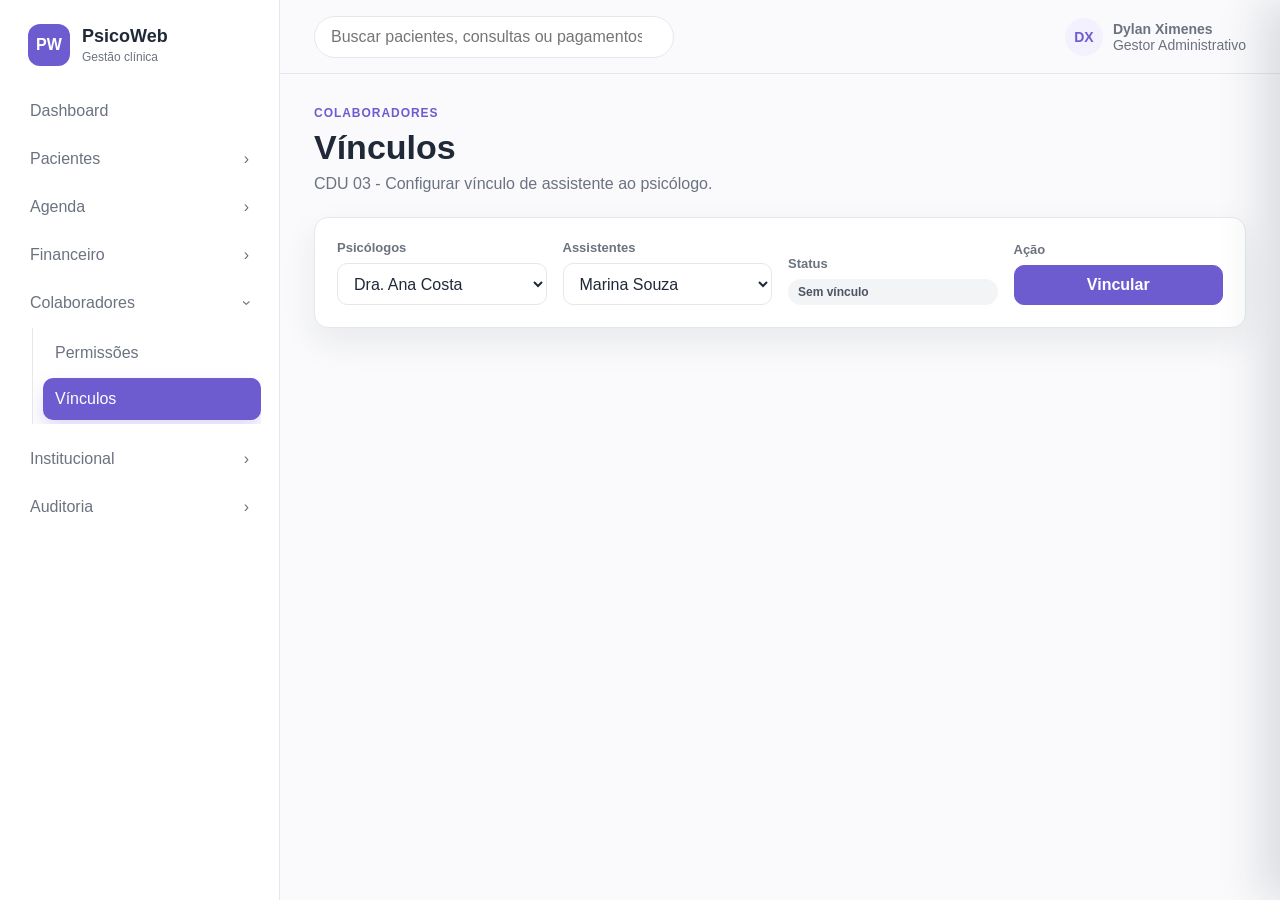
<file: Docs/7.telas/vinculos.html>
<!doctype html>
<html lang="pt-BR">
  <head>
    <meta charset="utf-8">
    <meta name="viewport" content="width=device-width, initial-scale=1">
    <title>PsicoWeb | Vínculos</title>
    <link rel="stylesheet" href="assets/style.css">
  </head>
  <body>
    <div class="app-shell" data-app-shell>
      <main class="main">
        <section class="content">
          <div class="page-header">
            <div>
              <p class="eyebrow">Colaboradores</p>
              <h1>Vínculos</h1>
              <p class="subtitle">CDU 03 - Configurar vínculo de assistente ao psicólogo.</p>
            </div>
          </div>

          <section class="card panel">
            <div class="link-grid">
              <div class="field">
                <label>Psicólogos</label>
                <select><option>Dra. Ana Costa</option><option>Dr. Lucas Nery</option></select>
              </div>
              <div class="field">
                <label>Assistentes</label>
                <select><option>Marina Souza</option><option>Rafael Lima</option></select>
              </div>
              <div class="field">
                <label>Status</label>
                <span class="badge neutral" data-link-status>Sem vínculo</span>
              </div>
              <div class="field">
                <label>Ação</label>
                <button class="btn primary" type="button" data-link-assistant>Vincular</button>
              </div>
            </div>
          </section>
        </section>
      </main>
    </div>
    <script src="assets/app.js"></script>
  </body>
</html>
</file>
<file: Docs/7.telas/assets/style.css>
:root {
  --primary: #6d5bd0;
  --primary-hover: #5b4ac4;
  --lavender: #f4f1ff;
  --background: #fafafc;
  --surface: #ffffff;
  --text: #1f2937;
  --muted: #6b7280;
  --border: #e5e7eb;
  --shadow: 0 14px 34px rgba(31, 41, 55, 0.08);
  --radius: 14px;
  --sidebar-width: 280px;
}

* {
  box-sizing: border-box;
}

body {
  margin: 0;
  min-width: 1180px;
  background: var(--background);
  color: var(--text);
  font-family: Inter, "Segoe UI", Arial, sans-serif;
}

a {
  color: inherit;
  text-decoration: none;
}

button,
input,
select {
  font: inherit;
}

.app-shell {
  display: flex;
  min-height: 100vh;
}

.sidebar {
  position: fixed;
  inset: 0 auto 0 0;
  width: var(--sidebar-width);
  padding: 24px 18px;
  background: var(--surface);
  border-right: 1px solid var(--border);
  overflow-y: auto;
}

.brand {
  display: flex;
  align-items: center;
  gap: 12px;
  padding: 0 10px 24px;
}

.brand-mark {
  display: grid;
  width: 42px;
  height: 42px;
  place-items: center;
  border-radius: 12px;
  background: var(--primary);
  color: #ffffff;
  font-weight: 800;
}

.brand strong {
  display: block;
  font-size: 18px;
}

.brand span {
  color: var(--muted);
  font-size: 12px;
}

.menu {
  display: grid;
  gap: 6px;
}

.menu-link,
.submenu-toggle,
.submenu a {
  display: flex;
  align-items: center;
  width: 100%;
  min-height: 42px;
  padding: 10px 12px;
  border: 0;
  border-radius: 10px;
  background: transparent;
  color: var(--muted);
  cursor: pointer;
  text-align: left;
}

.menu-link:hover,
.submenu-toggle:hover,
.submenu a:hover {
  background: var(--lavender);
  color: var(--primary);
}

.menu-link.active,
.submenu a.active {
  background: var(--primary);
  color: #ffffff;
  box-shadow: 0 10px 20px rgba(109, 91, 208, 0.22);
}

.submenu-toggle {
  justify-content: space-between;
}

.chevron {
  transition: transform 0.2s ease;
}

.menu-group.open .chevron {
  transform: rotate(90deg);
}

.submenu {
  display: none;
  margin: 4px 0 8px 14px;
  padding-left: 10px;
  border-left: 1px solid var(--border);
}

.menu-group.open .submenu {
  display: grid;
  gap: 4px;
}

.main {
  width: calc(100% - var(--sidebar-width));
  margin-left: var(--sidebar-width);
}

.topbar {
  position: sticky;
  top: 0;
  z-index: 5;
  display: flex;
  align-items: center;
  justify-content: space-between;
  height: 74px;
  padding: 0 34px;
  background: rgba(250, 250, 252, 0.88);
  border-bottom: 1px solid var(--border);
  backdrop-filter: blur(14px);
}

.search {
  width: 360px;
  height: 42px;
  padding: 0 16px;
  border: 1px solid var(--border);
  border-radius: 999px;
  background: var(--surface);
  color: var(--text);
}

.user-chip {
  display: flex;
  align-items: center;
  gap: 10px;
  color: var(--muted);
  font-size: 14px;
}

.avatar {
  display: grid;
  width: 38px;
  height: 38px;
  place-items: center;
  border-radius: 50%;
  background: var(--lavender);
  color: var(--primary);
  font-weight: 800;
}

.content {
  max-width: 1440px;
  padding: 32px 34px 48px;
}

.page-header {
  display: flex;
  align-items: flex-end;
  justify-content: space-between;
  gap: 24px;
  margin-bottom: 24px;
}

.eyebrow {
  margin: 0 0 8px;
  color: var(--primary);
  font-size: 12px;
  font-weight: 800;
  letter-spacing: 0.08em;
  text-transform: uppercase;
}

h1 {
  margin: 0;
  font-size: 34px;
  letter-spacing: 0;
}

.subtitle {
  margin: 8px 0 0;
  color: var(--muted);
}

.grid {
  display: grid;
  gap: 18px;
}

.metric-grid {
  grid-template-columns: repeat(4, minmax(0, 1fr));
  margin-bottom: 24px;
}

.card {
  border: 1px solid var(--border);
  border-radius: var(--radius);
  background: var(--surface);
  box-shadow: var(--shadow);
}

.metric-card {
  padding: 22px;
}

.metric-card span {
  display: block;
  color: var(--muted);
  font-size: 14px;
}

.metric-card strong {
  display: block;
  margin-top: 10px;
  font-size: 28px;
}

.panel {
  padding: 22px;
}

.panel-header {
  display: flex;
  align-items: center;
  justify-content: space-between;
  gap: 16px;
  margin-bottom: 16px;
}

.panel-header h2,
.filter-box h2 {
  margin: 0;
  font-size: 18px;
}

.button-row {
  display: flex;
  flex-wrap: wrap;
  gap: 10px;
}

.btn {
  display: inline-flex;
  align-items: center;
  justify-content: center;
  min-height: 40px;
  padding: 0 16px;
  border: 1px solid var(--border);
  border-radius: 10px;
  background: var(--surface);
  color: var(--text);
  cursor: pointer;
  font-weight: 700;
}

.btn:hover {
  border-color: var(--primary);
  color: var(--primary);
}

.btn.primary {
  border-color: var(--primary);
  background: var(--primary);
  color: #ffffff;
}

.btn.primary:hover {
  background: var(--primary-hover);
  color: #ffffff;
}

.btn.small {
  min-height: 34px;
  padding: 0 12px;
  font-size: 13px;
}

.table-wrap {
  overflow: hidden;
  border: 1px solid var(--border);
  border-radius: 12px;
  background: var(--surface);
}

table {
  width: 100%;
  border-collapse: collapse;
}

th,
td {
  padding: 15px 16px;
  border-bottom: 1px solid var(--border);
  text-align: left;
  vertical-align: middle;
}

th {
  background: #fbfbfe;
  color: var(--muted);
  font-size: 12px;
  font-weight: 800;
  text-transform: uppercase;
}

tr:last-child td {
  border-bottom: 0;
}

.badge {
  display: inline-flex;
  align-items: center;
  min-height: 26px;
  padding: 0 10px;
  border-radius: 999px;
  font-size: 12px;
  font-weight: 800;
}

.badge.success {
  background: #dcfce7;
  color: #166534;
}

.badge.warning {
  background: #fef3c7;
  color: #92400e;
}

.badge.danger {
  background: #fee2e2;
  color: #991b1b;
}

.badge.info {
  background: #dbeafe;
  color: #1d4ed8;
}

.badge.neutral {
  background: #f3f4f6;
  color: #4b5563;
}

.badge.purple {
  background: var(--lavender);
  color: var(--primary);
}

.filters-card {
  margin: 18px 0;
}

.filter-toggle {
  width: 100%;
  padding: 18px 22px;
  justify-content: space-between;
}

.filters-body {
  display: none;
  grid-template-columns: repeat(5, minmax(0, 1fr));
  gap: 14px;
  padding: 0 22px 22px;
}

.filters-card.open .filters-body {
  display: grid;
}

.field {
  display: grid;
  gap: 8px;
}

.field label {
  color: var(--muted);
  font-size: 13px;
  font-weight: 700;
}

.field input,
.field select {
  width: 100%;
  height: 42px;
  padding: 0 12px;
  border: 1px solid var(--border);
  border-radius: 10px;
  background: var(--surface);
  color: var(--text);
}

.details-row {
  display: none;
  background: #fbfbff;
}

.details-row.open {
  display: table-row;
}

.details-grid {
  display: grid;
  grid-template-columns: repeat(3, minmax(0, 1fr));
  gap: 16px;
  padding: 8px 0;
}

.details-grid span {
  display: block;
  color: var(--muted);
  font-size: 12px;
  font-weight: 800;
  text-transform: uppercase;
}

.details-grid strong {
  display: block;
  margin-top: 6px;
}

.agenda-toolbar {
  display: grid;
  grid-template-columns: repeat(3, 220px) auto;
  gap: 14px;
  align-items: end;
  margin-bottom: 18px;
}

.calendar {
  display: grid;
  grid-template-columns: 86px repeat(5, minmax(0, 1fr));
  overflow: hidden;
  border: 1px solid var(--border);
  border-radius: 14px;
  background: var(--surface);
  box-shadow: var(--shadow);
}

.calendar-cell {
  min-height: 62px;
  padding: 10px;
  border-right: 1px solid var(--border);
  border-bottom: 1px solid var(--border);
}

.calendar-cell:nth-child(6n) {
  border-right: 0;
}

.calendar-head,
.calendar-time {
  background: #fbfbfe;
  color: var(--muted);
  font-size: 12px;
  font-weight: 800;
  text-transform: uppercase;
}

.calendar-time {
  display: flex;
  align-items: center;
  justify-content: center;
}

.slot {
  display: grid;
  gap: 4px;
  min-height: 48px;
  padding: 8px 10px;
  border-radius: 10px;
  color: #ffffff;
  font-size: 12px;
  font-weight: 700;
}

.slot.free {
  background: #16a34a;
}

.slot.booked {
  background: #2563eb;
}

.slot.active {
  background: var(--primary);
}

.slot.blocked {
  background: #6b7280;
}

.slot.cancelled {
  background: #dc2626;
}

.slot small {
  opacity: 0.88;
}

.legend {
  display: flex;
  flex-wrap: wrap;
  gap: 12px;
  margin-top: 16px;
  color: var(--muted);
  font-size: 13px;
}

.legend span {
  display: inline-flex;
  align-items: center;
  gap: 7px;
}

.legend i {
  width: 11px;
  height: 11px;
  border-radius: 50%;
}

.c-free {
  background: #16a34a;
}

.c-booked {
  background: #2563eb;
}

.c-active {
  background: var(--primary);
}

.c-blocked {
  background: #6b7280;
}

.c-cancelled {
  background: #dc2626;
}

.muted {
  color: var(--muted);
}

/* Incremental shell v1 updates */
.submenu {
  display: grid;
  gap: 4px;
  max-height: 0;
  margin: 0 0 0 14px;
  padding: 0 0 0 10px;
  overflow: hidden;
  transition: max-height 0.24s ease, padding 0.24s ease, margin 0.24s ease;
}

.menu-group.open .submenu {
  height: auto;
  max-height: 180px;
  margin: 4px 0 8px 14px;
  padding: 4px 0 4px 10px;
}

.metric-card {
  position: relative;
}

.request-metric {
  border-color: #f59e0b;
  background: #fffbeb;
  cursor: pointer;
  transition: transform 0.18s ease, box-shadow 0.18s ease, border-color 0.18s ease;
}

.request-metric:hover {
  border-color: #d97706;
  box-shadow: 0 16px 36px rgba(217, 119, 6, 0.16);
  transform: translateY(-2px);
}

.request-metric > span,
.request-metric > strong {
  color: #92400e;
}

.requests-dropdown {
  position: absolute;
  top: calc(100% + 12px);
  left: 0;
  z-index: 8;
  display: none;
  width: 360px;
  padding: 12px;
  border: 1px solid var(--border);
  border-radius: 14px;
  background: var(--surface);
  box-shadow: 0 18px 42px rgba(31, 41, 55, 0.16);
}

.request-metric.open .requests-dropdown {
  display: grid;
  gap: 10px;
}

.request-item {
  display: grid;
  gap: 7px;
  padding: 12px;
  border: 1px solid var(--border);
  border-radius: 12px;
  background: #ffffff;
}

.request-item strong {
  margin: 0;
  color: var(--text);
  font-size: 14px;
}

.request-item span {
  color: var(--muted);
  font-size: 13px;
}

.timeline {
  display: grid;
  gap: 12px;
}

.timeline-item {
  display: grid;
  grid-template-columns: 90px 1fr 160px;
  align-items: center;
  gap: 16px;
  padding: 14px 16px;
  border: 1px solid var(--border);
  border-radius: 12px;
  background: #ffffff;
}

.timeline-item time {
  color: var(--muted);
  font-weight: 800;
}

.timeline-item span {
  justify-self: end;
  padding: 6px 10px;
  border-radius: 999px;
  font-size: 12px;
  font-weight: 800;
}

.timeline-item.completed span {
  background: #dcfce7;
  color: #166534;
}

.timeline-item.current span {
  background: var(--lavender);
  color: var(--primary);
}

.timeline-item.upcoming span {
  background: #dbeafe;
  color: #1d4ed8;
}

.form-grid {
  display: grid;
  grid-template-columns: repeat(2, minmax(0, 1fr));
  gap: 16px;
}

.field.full {
  grid-column: 1 / -1;
}

.field textarea {
  min-height: 140px;
  padding: 12px;
  border: 1px solid var(--border);
  border-radius: 10px;
  background: var(--surface);
  color: var(--text);
  resize: vertical;
}

.toast-stack {
  position: fixed;
  right: 24px;
  bottom: 24px;
  z-index: 40;
  display: grid;
  gap: 10px;
}

.toast {
  min-width: 280px;
  padding: 14px 16px;
  border: 1px solid var(--border);
  border-left: 4px solid var(--primary);
  border-radius: 12px;
  background: var(--surface);
  box-shadow: 0 18px 42px rgba(31, 41, 55, 0.18);
  font-weight: 800;
}

.modal-backdrop {
  position: fixed;
  inset: 0;
  z-index: 30;
  display: none;
  align-items: center;
  justify-content: center;
  background: rgba(31, 41, 55, 0.28);
}

.modal-backdrop.open {
  display: flex;
}

.modal-card {
  position: relative;
  width: min(680px, calc(100vw - 48px));
  padding: 24px;
  border: 1px solid var(--border);
  border-radius: 16px;
  background: var(--surface);
  box-shadow: 0 22px 60px rgba(31, 41, 55, 0.22);
}

.modal-card h2 {
  margin: 0 0 18px;
}

.modal-close {
  position: absolute;
  top: 14px;
  right: 14px;
  width: 34px;
  height: 34px;
  border: 1px solid var(--border);
  border-radius: 10px;
  background: #ffffff;
  cursor: pointer;
}

.modal-actions {
  margin-top: 18px;
}

.audit-drawer {
  position: fixed;
  top: 0;
  right: 0;
  z-index: 35;
  width: 560px;
  height: 100vh;
  padding: 22px;
  border-left: 1px solid var(--border);
  background: var(--surface);
  box-shadow: -18px 0 42px rgba(31, 41, 55, 0.14);
  transform: translateX(100%);
  transition: transform 0.24s ease;
}

.audit-drawer.open {
  transform: translateX(0);
}

.tabs {
  display: flex;
  gap: 8px;
  margin-bottom: 18px;
  border-bottom: 1px solid var(--border);
}

.tab {
  min-height: 42px;
  padding: 0 14px;
  border: 0;
  border-bottom: 3px solid transparent;
  background: transparent;
  color: var(--muted);
  cursor: pointer;
  font-weight: 800;
}

.tab.active {
  border-color: var(--primary);
  color: var(--primary);
}

.tab-panel {
  display: none;
}

.tab-panel.active {
  display: block;
}

.status-row {
  display: flex;
  gap: 10px;
  margin-bottom: 16px;
}

.note-block {
  padding: 18px;
  border: 1px solid var(--border);
  border-radius: 12px;
  background: #fbfbfe;
}

.note-block h2 {
  margin: 0 0 10px;
  font-size: 18px;
}

.note-block p {
  margin: 0 0 8px;
}

.finance-timeline {
  margin-top: 16px;
  padding-top: 16px;
  border-top: 1px solid var(--border);
}

.finance-timeline h3 {
  margin: 0 0 12px;
  font-size: 16px;
}

.timeline.compact .timeline-item {
  grid-template-columns: 76px 1fr 140px;
  padding: 12px 14px;
}

.agenda-history {
  margin-top: 18px;
}

.blocking-mode .calendar-cell:not(.calendar-head):not(.calendar-time) {
  cursor: crosshair;
  outline: 1px dashed #9ca3af;
  outline-offset: -6px;
}

.link-grid {
  display: grid;
  grid-template-columns: repeat(4, minmax(0, 1fr));
  gap: 16px;
  align-items: end;
}

.highlight-row {
  background: var(--lavender);
}

.attendance-card {
  transition: border-color 0.2s ease, background 0.2s ease;
}

.attendance-card.active-session {
  border-color: var(--primary);
  background: var(--lavender);
}

.attendance-card.completed-session {
  border-color: #16a34a;
  background: #f0fdf4;
}

.timer {
  display: inline-flex;
  min-width: 104px;
  justify-content: center;
  padding: 10px 12px;
  border-radius: 999px;
  background: #ffffff;
  color: var(--primary);
  font-weight: 900;
}
</file>
